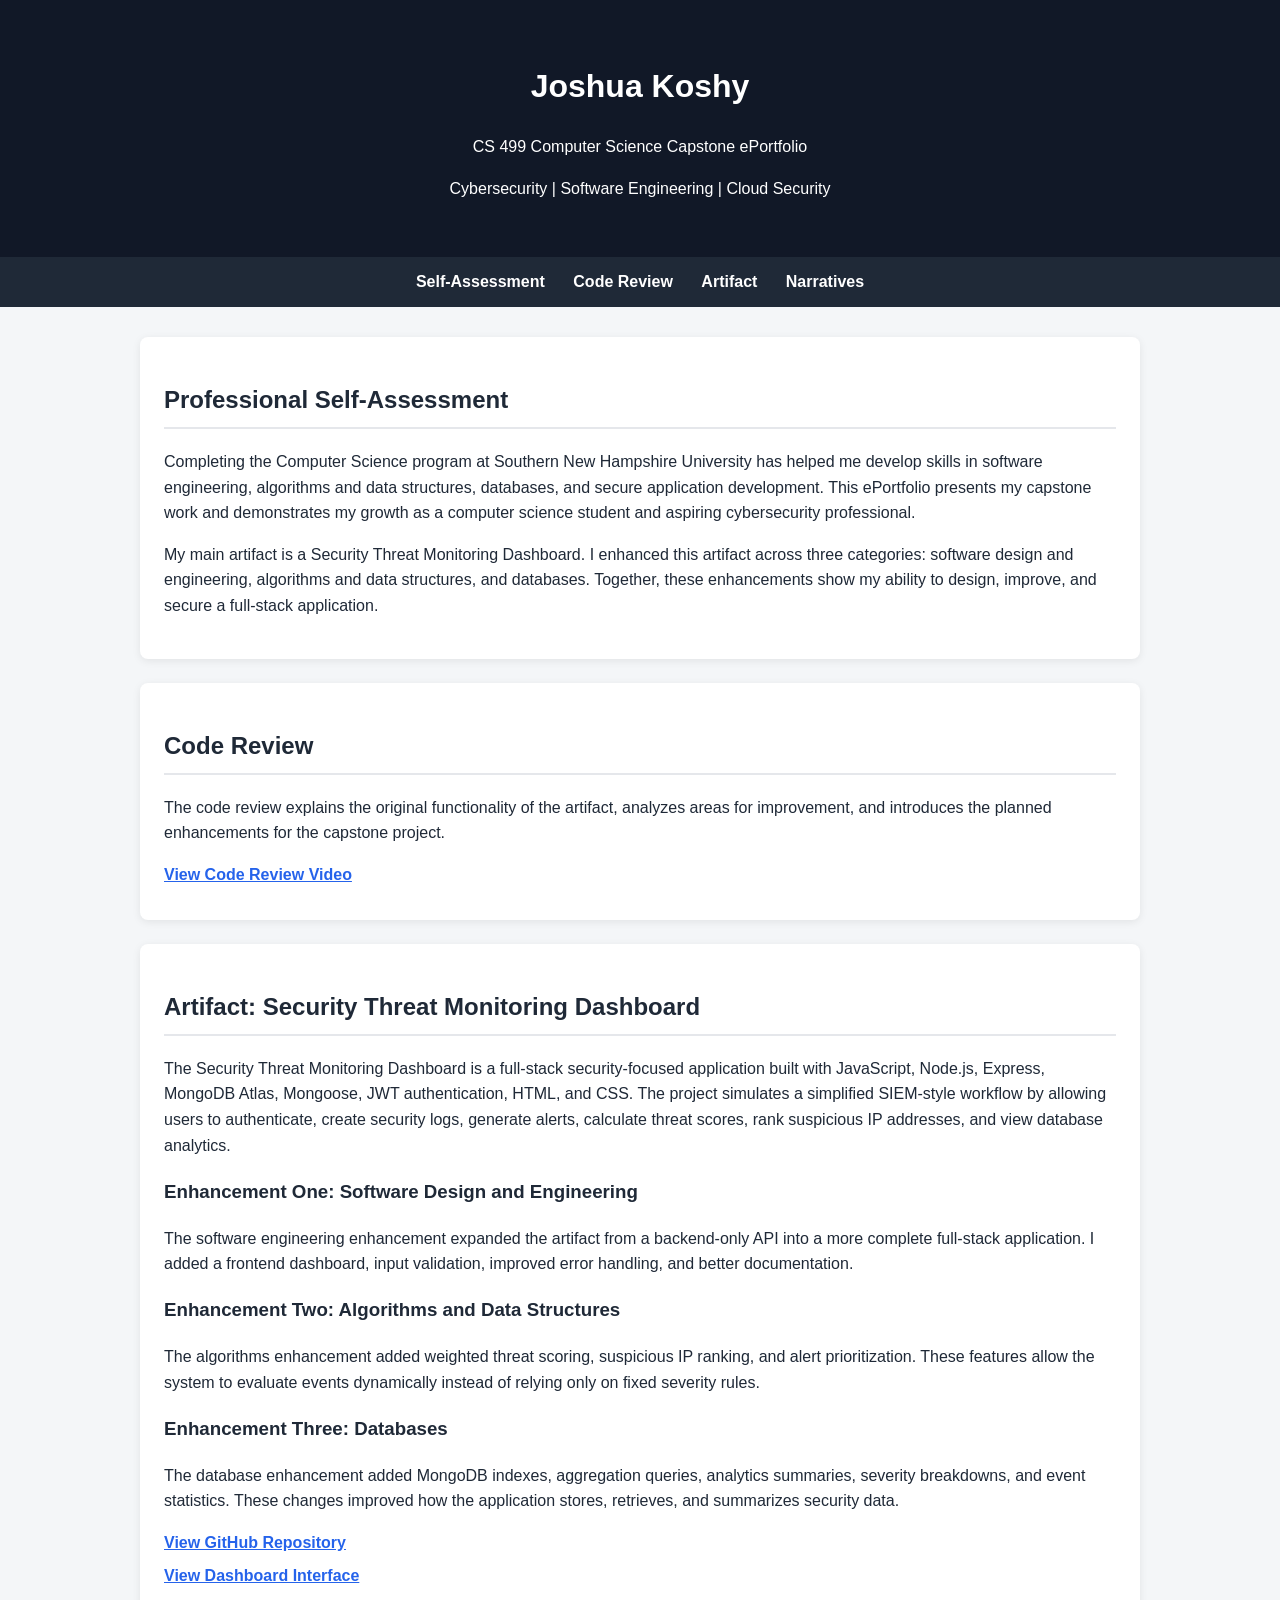
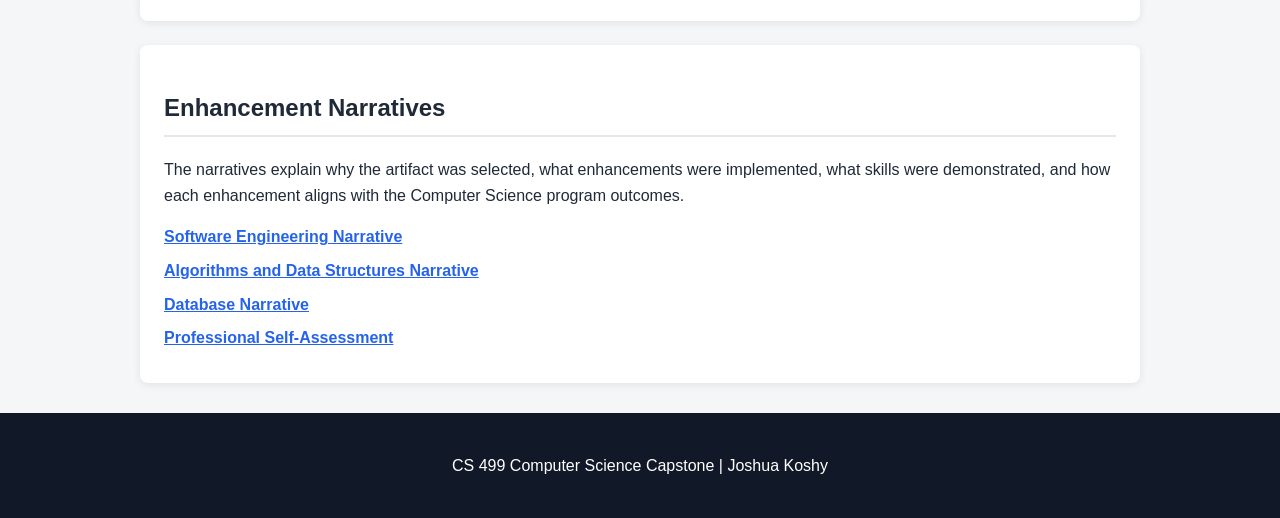
<file: index.html>
<!DOCTYPE html>
<html lang="en">
<head>
  <meta charset="UTF-8" />
  <meta name="viewport" content="width=device-width, initial-scale=1.0" />
  <title>Joshua Koshy | CS 499 ePortfolio</title>
  <style>
    body {
      margin: 0;
      font-family: Arial, sans-serif;
      background: #f4f6f8;
      color: #1f2937;
      line-height: 1.6;
    }

    header {
      background: #111827;
      color: white;
      padding: 40px 20px;
      text-align: center;
    }

    nav {
      background: #1f2937;
      padding: 12px;
      text-align: center;
    }

    nav a {
      color: white;
      margin: 0 12px;
      text-decoration: none;
      font-weight: bold;
    }

    main {
      max-width: 1000px;
      margin: 30px auto;
      padding: 0 20px;
    }

    section {
      background: white;
      margin-bottom: 24px;
      padding: 24px;
      border-radius: 8px;
      box-shadow: 0 2px 8px rgba(0, 0, 0, 0.08);
    }

    h2 {
      border-bottom: 2px solid #e5e7eb;
      padding-bottom: 8px;
    }

    .links a {
      display: block;
      margin: 8px 0;
      color: #2563eb;
      font-weight: bold;
    }

    footer {
      text-align: center;
      padding: 24px;
      background: #111827;
      color: white;
    }
  </style>
</head>
<body>
  <header>
    <h1>Joshua Koshy</h1>
    <p>CS 499 Computer Science Capstone ePortfolio</p>
    <p>Cybersecurity | Software Engineering | Cloud Security</p>
  </header>

  <nav>
    <a href="#self-assessment">Self-Assessment</a>
    <a href="#code-review">Code Review</a>
    <a href="#artifact">Artifact</a>
    <a href="#narratives">Narratives</a>
  </nav>

  <main>
    <section id="self-assessment">
      <h2>Professional Self-Assessment</h2>
      <p>
        Completing the Computer Science program at Southern New Hampshire University has helped me develop
        skills in software engineering, algorithms and data structures, databases, and secure application
        development. This ePortfolio presents my capstone work and demonstrates my growth as a computer
        science student and aspiring cybersecurity professional.
      </p>
      <p>
        My main artifact is a Security Threat Monitoring Dashboard. I enhanced this artifact across three
        categories: software design and engineering, algorithms and data structures, and databases. Together,
        these enhancements show my ability to design, improve, and secure a full-stack application.
      </p>
    </section>

    <section id="code-review">
        <h2>Code Review</h2>
        <p>
            The code review explains the original functionality of the artifact, analyzes areas for improvement,
            and introduces the planned enhancements for the capstone project.
        </p>
        <div class="links">
         <a href="https://drive.google.com/file/d/1nOPD544FRzwCU-FTCsUI663wd-fsGKva/view?usp=drive_link" target="_blank">
             View Code Review Video
         </a>
         </div>
    </section>

    <section id="artifact">
      <h2>Artifact: Security Threat Monitoring Dashboard</h2>
      <p>
        The Security Threat Monitoring Dashboard is a full-stack security-focused application built with
        JavaScript, Node.js, Express, MongoDB Atlas, Mongoose, JWT authentication, HTML, and CSS. The project
        simulates a simplified SIEM-style workflow by allowing users to authenticate, create security logs,
        generate alerts, calculate threat scores, rank suspicious IP addresses, and view database analytics.
      </p>

      <h3>Enhancement One: Software Design and Engineering</h3>
      <p>
        The software engineering enhancement expanded the artifact from a backend-only API into a more complete
        full-stack application. I added a frontend dashboard, input validation, improved error handling, and
        better documentation.
      </p>

      <h3>Enhancement Two: Algorithms and Data Structures</h3>
      <p>
        The algorithms enhancement added weighted threat scoring, suspicious IP ranking, and alert prioritization.
        These features allow the system to evaluate events dynamically instead of relying only on fixed severity rules.
      </p>

      <h3>Enhancement Three: Databases</h3>
      <p>
        The database enhancement added MongoDB indexes, aggregation queries, analytics summaries, severity
        breakdowns, and event statistics. These changes improved how the application stores, retrieves, and
        summarizes security data.
      </p>

      <div class="links">
        <a href="https://github.com/JoshuaKoshy973/security-threat-dashboard" target="_blank">View GitHub Repository</a>
        <a href="client/index.html" target="_blank">View Dashboard Interface</a>
      </div>
    </section>

    <section id="narratives">
      <h2>Enhancement Narratives</h2>
      <p>
        The narratives explain why the artifact was selected, what enhancements were implemented, what skills
        were demonstrated, and how each enhancement aligns with the Computer Science program outcomes.
      </p>
      <div class="links">
  <a href="docs/Software_Engineering_Narrative.pdf" target="_blank">
    Software Engineering Narrative
  </a>

  <a href="docs/Algorithms_Narrative.pdf" target="_blank">
    Algorithms and Data Structures Narrative
  </a>

  <a href="docs/Database_Narrative.pdf" target="_blank">
    Database Narrative
  </a>

  <a href="docs/Professional_Self_Assessment.pdf" target="_blank">
    Professional Self-Assessment
  </a>
</div>
    </section>
  </main>

  <footer>
    <p>CS 499 Computer Science Capstone | Joshua Koshy</p>
  </footer>
</body>
</html>
</file>
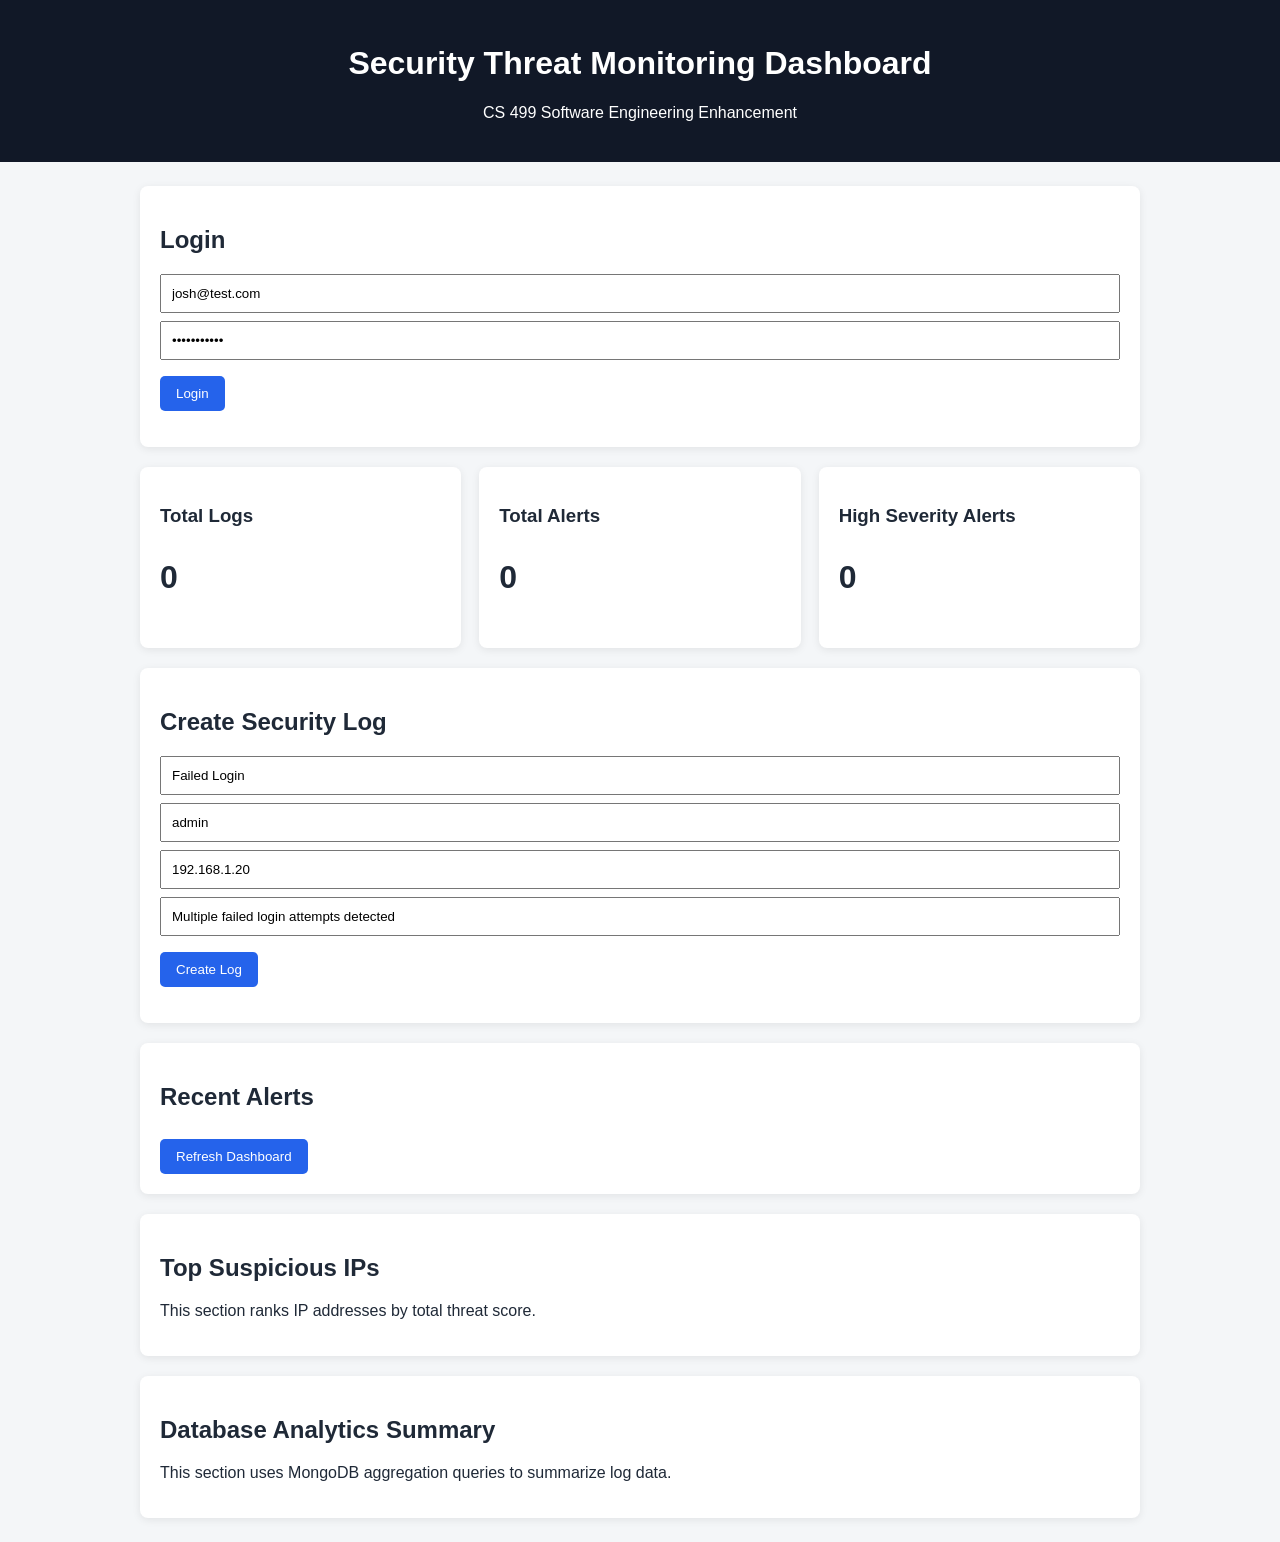
<file: client/index.html>
<!DOCTYPE html>
<html lang="en">
<head>
  <meta charset="UTF-8" />
  <meta name="viewport" content="width=device-width, initial-scale=1.0" />
  <title>Security Threat Monitoring Dashboard</title>
  <link rel="stylesheet" href="style.css" />
</head>
<body>
  <header>
    <h1>Security Threat Monitoring Dashboard</h1>
    <p>CS 499 Software Engineering Enhancement</p>
  </header>

  <main>
    <section class="card">
      <h2>Login</h2>
      <input id="email" type="email" placeholder="Email" value="josh@test.com" />
      <input id="password" type="password" placeholder="Password" value="password123" />
      <button onclick="login()">Login</button>
      <p id="login-status"></p>
    </section>

    <section class="dashboard">
      <div class="stat-card">
        <h3>Total Logs</h3>
        <p id="total-logs">0</p>
      </div>

      <div class="stat-card">
        <h3>Total Alerts</h3>
        <p id="total-alerts">0</p>
      </div>

      <div class="stat-card">
        <h3>High Severity Alerts</h3>
        <p id="high-alerts">0</p>
      </div>
    </section>

    <section class="card">
      <h2>Create Security Log</h2>
      <input id="eventType" type="text" placeholder="Event Type" value="Failed Login" />
      <input id="username" type="text" placeholder="Username" value="admin" />
      <input id="ipAddress" type="text" placeholder="IP Address" value="192.168.1.20" />
      <input id="description" type="text" placeholder="Description" value="Multiple failed login attempts detected" />
      <button onclick="createLog()">Create Log</button>
      <p id="log-status"></p>
    </section>

    <section class="card">
      <h2>Recent Alerts</h2>
      <button onclick="loadDashboard()">Refresh Dashboard</button>
      <div id="alerts-list"></div>
    </section>

    <section class="card">
        <h2>Top Suspicious IPs</h2>
        <p>This section ranks IP addresses by total threat score.</p>
        <div id="suspicious-ip-list"></div>
    </section>

    <section class="card">
        <h2>Database Analytics Summary</h2>
        <p>This section uses MongoDB aggregation queries to summarize log data.</p>
        <div id="analytics-list"></div>
    </section>

  </main>


  <script src="app.js"></script>
</body>
</html>
</file>
<file: client/style.css>
body {
  margin: 0;
  font-family: Arial, sans-serif;
  background: #f4f6f8;
  color: #1f2937;
}

header {
  background: #111827;
  color: white;
  padding: 24px;
  text-align: center;
}

main {
  max-width: 1000px;
  margin: 24px auto;
  padding: 0 16px;
}

.card,
.stat-card {
  background: white;
  border-radius: 8px;
  padding: 20px;
  margin-bottom: 20px;
  box-shadow: 0 2px 8px rgba(0, 0, 0, 0.08);
}

.dashboard {
  display: grid;
  grid-template-columns: repeat(3, 1fr);
  gap: 18px;
}

.stat-card h3 {
  margin-bottom: 8px;
}

.stat-card p {
  font-size: 32px;
  font-weight: bold;
}

input {
  display: block;
  width: 100%;
  padding: 10px;
  margin: 8px 0;
  box-sizing: border-box;
}

button {
  background: #2563eb;
  color: white;
  border: none;
  padding: 10px 16px;
  margin-top: 8px;
  cursor: pointer;
  border-radius: 5px;
}

button:hover {
  background: #1d4ed8;
}

.alert {
  border-left: 5px solid #dc2626;
  padding: 12px;
  margin-top: 12px;
  background: #f9fafb;
}

.medium {
  border-left-color: #f59e0b;
}

.high {
  border-left-color: #dc2626;
}

.low {
  border-left-color: #10b981;
}
</file>
